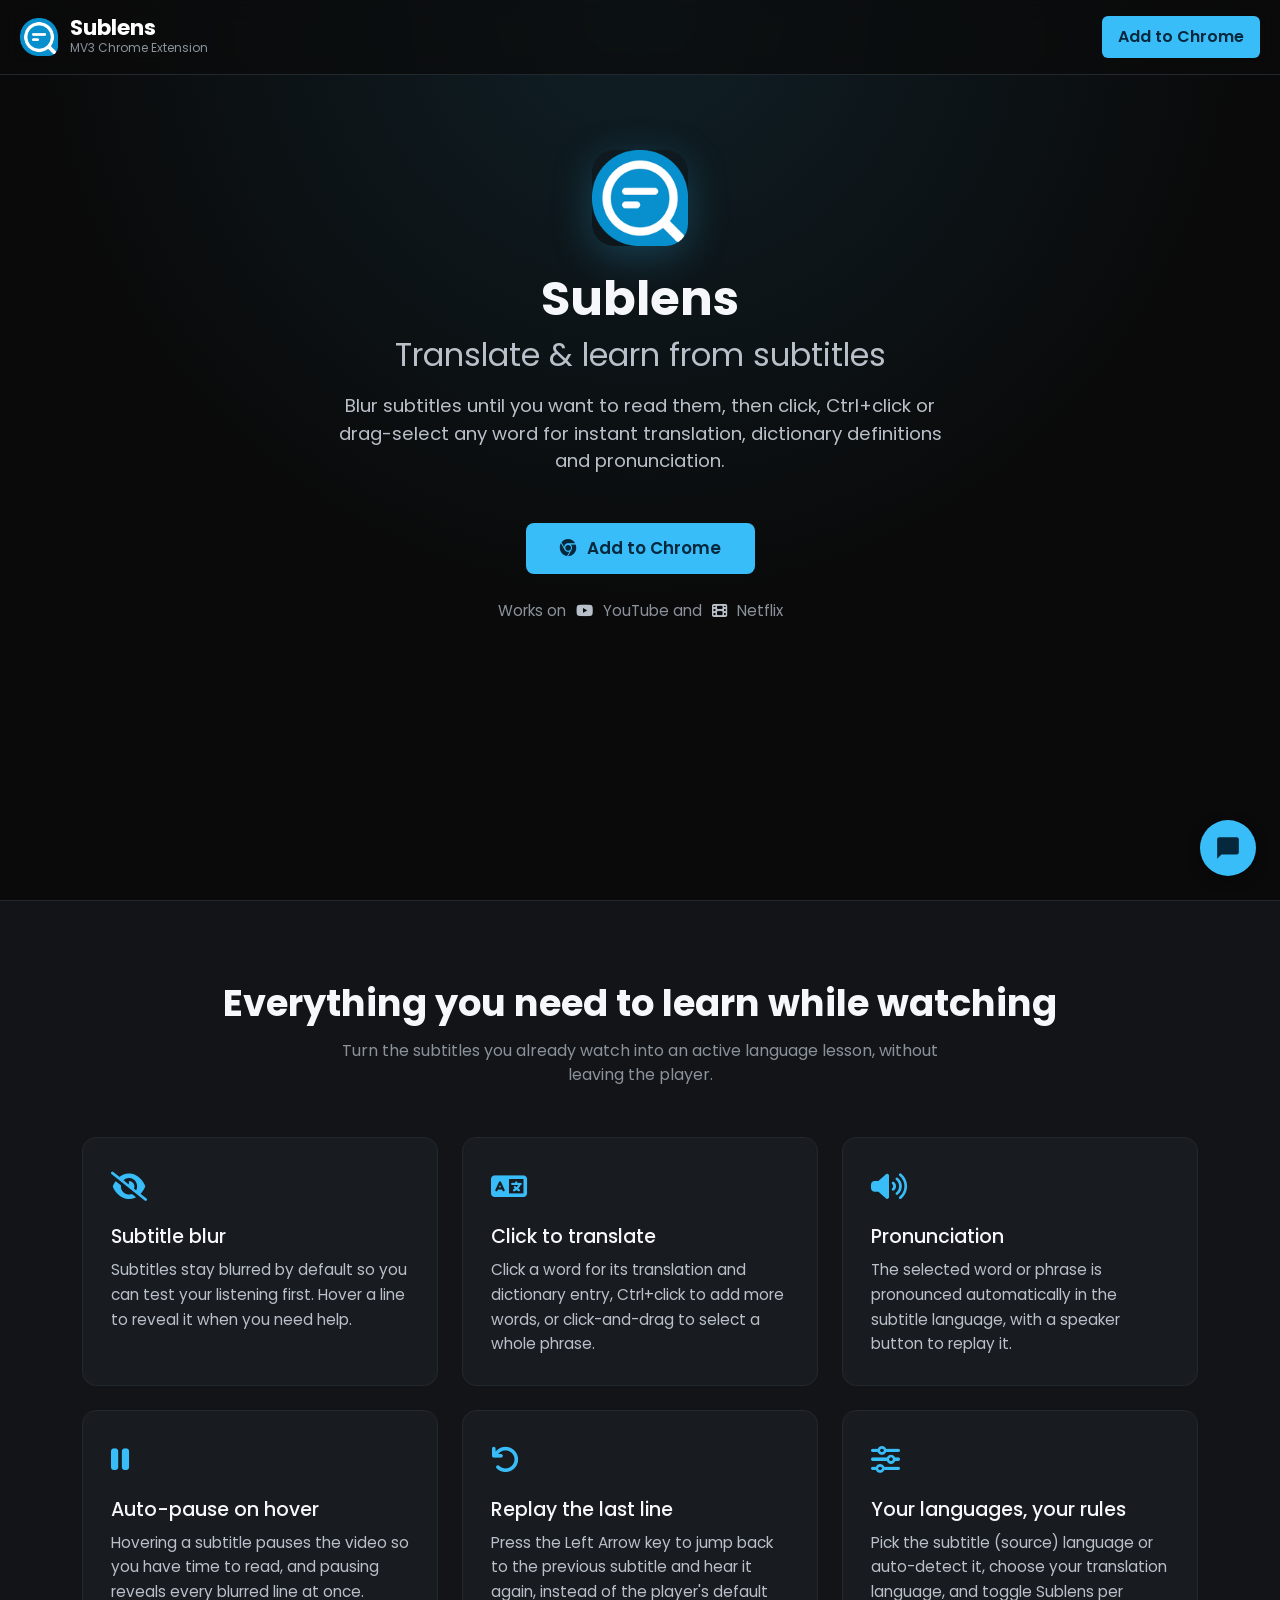
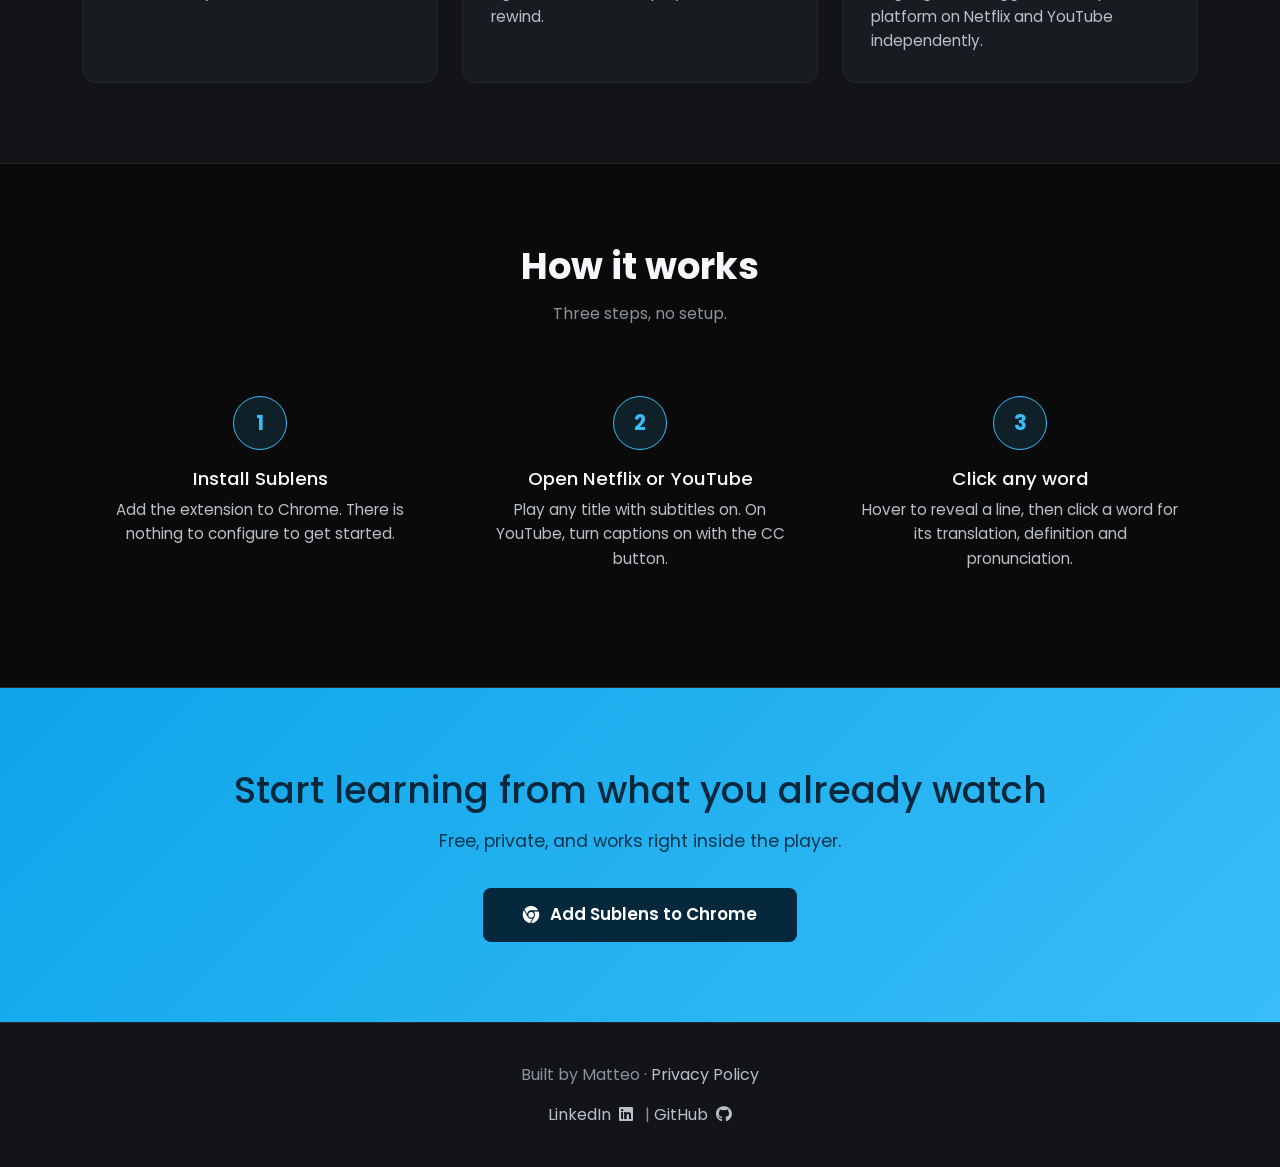
<file: docs/index.html>
<!doctype html>
<html lang="en">
  <head>
    <meta charset="UTF-8" />
    <meta name="viewport" content="width=device-width, initial-scale=1.0" />
    <title>
      Sublens - Translate & Learn from Subtitles | Chrome Extension for Netflix
      & YouTube
    </title>
    <meta
      name="description"
      content="Sublens blurs subtitles until you want to read them, then turns any word into an instant translation, dictionary lookup and pronunciation. Learn languages on Netflix and YouTube."
    />
    <meta
      name="keywords"
      content="subtitles translation, learn languages Netflix, YouTube subtitles translate, language learning extension, subtitle blur, click to translate, Chrome extension, dictionary, pronunciation"
    />
    <meta name="author" content="Matteo Lucerni" />

    <meta name="robots" content="index, follow" />
    <meta name="googlebot" content="index, follow" />

    <link rel="canonical" href="https://getsublens.com/" />

    <meta property="og:title" content="Sublens - Translate & Learn from Subtitles" />
    <meta
      property="og:description"
      content="Blur subtitles until you want to read them, then click any word for instant translation, dictionary and pronunciation on Netflix and YouTube."
    />
    <meta property="og:type" content="website" />
    <meta property="og:url" content="https://getsublens.com/" />
    <meta
      property="og:image"
      content="https://getsublens.com/assets/icons/sublens-logo.png"
    />
    <meta property="og:site_name" content="Sublens" />

    <meta name="twitter:card" content="summary" />
    <meta name="twitter:title" content="Sublens - Translate & Learn from Subtitles" />
    <meta
      name="twitter:description"
      content="Blur subtitles until you want to read them, then click any word for instant translation, dictionary and pronunciation on Netflix and YouTube."
    />
    <meta
      name="twitter:image"
      content="https://getsublens.com/assets/icons/sublens-logo.png"
    />

    <link
      href="https://fonts.googleapis.com/css2?family=Poppins:wght@400;600;700&display=swap"
      rel="stylesheet"
    />
    <link
      rel="stylesheet"
      href="https://cdnjs.cloudflare.com/ajax/libs/bootstrap/5.3.7/css/bootstrap.min.css"
      crossorigin="anonymous"
    />
    <link
      rel="stylesheet"
      href="https://cdnjs.cloudflare.com/ajax/libs/font-awesome/6.7.2/css/all.min.css"
      crossorigin="anonymous"
    />
    <link
      rel="icon"
      href="assets/icons/sublens-logo.png"
      type="image/png"
    />

    <script type="application/ld+json">
      {
        "@context": "https://schema.org",
        "@type": "SoftwareApplication",
        "name": "Sublens",
        "description": "Chrome extension that blurs subtitles until you want to read them, then turns any word into an instant translation, dictionary lookup and pronunciation on Netflix and YouTube.",
        "applicationCategory": "BrowserApplication",
        "operatingSystem": "Chrome",
        "offers": {
          "@type": "Offer",
          "price": "0",
          "priceCurrency": "USD"
        },
        "author": {
          "@type": "Person",
          "name": "Matteo Lucerni",
          "url": "https://www.linkedin.com/in/matteo-lucerni-0725a526b/"
        },
        "url": "https://getsublens.com/"
      }
    </script>

    <style>
      :root {
        --bg-primary: #0a0a0a;
        --bg-secondary: #121417;
        --bg-tertiary: #181b20;
        --text-primary: #f5f7fa;
        --text-secondary: #b9c0c9;
        --text-tertiary: #8a929c;
        --border-color: #23272e;
        --accent: #38bdf8;
        --accent-strong: #0ea5e9;
        --accent-deep: #06283d;
      }

      body {
        margin: 0;
        font-family: "Poppins", sans-serif;
        overflow-x: hidden;
        background-color: var(--bg-primary);
        color: var(--text-primary);
      }

      .navbar {
        position: fixed;
        width: 100%;
        display: flex;
        justify-content: space-between;
        padding: 16px 20px;
        background: rgba(10, 10, 10, 0.7);
        z-index: 100;
        backdrop-filter: blur(10px);
        border-bottom: 1px solid var(--border-color);
      }

      .brand-mark {
        display: flex;
        align-items: center;
        gap: 12px;
        text-decoration: none;
      }

      .brand-mark img {
        width: 38px;
        height: 38px;
        border-radius: 9px;
      }

      .brand-mark .brand-name {
        color: #fff;
        font-weight: 700;
        font-size: 1.35rem;
        line-height: 1;
      }

      .brand-mark .brand-sub {
        color: var(--text-tertiary);
        font-size: 0.75rem;
      }

      .cta-compact {
        background: var(--accent);
        color: var(--accent-deep);
        padding: 9px 16px;
        border: none;
        border-radius: 6px;
        text-decoration: none;
        font-weight: 600;
        transition: transform 0.25s ease, box-shadow 0.25s ease;
        display: inline-flex;
        align-items: center;
        gap: 8px;
      }

      .cta-compact:hover {
        transform: translateY(-2px);
        box-shadow: 0 6px 18px rgba(56, 189, 248, 0.35);
        color: var(--accent-deep);
      }

      .hero {
        text-align: center;
        min-height: 100vh;
        padding: 150px 20px 80px;
        background:
          radial-gradient(circle at 50% 0%, rgba(56, 189, 248, 0.12), transparent 55%),
          var(--bg-primary);
      }

      .hero-logo {
        width: 96px;
        height: 96px;
        border-radius: 22px;
        box-shadow: 0 10px 40px rgba(56, 189, 248, 0.25);
        animation: fadeInDown 0.9s forwards;
        opacity: 0;
      }

      .hero h1 {
        font-size: 3rem;
        margin-top: 24px;
        opacity: 0;
        animation: fadeInDown 1s 0.15s forwards;
      }

      .hero h2 {
        font-weight: 400;
        color: var(--text-secondary);
        opacity: 0;
        animation: fadeInDown 1s 0.3s forwards;
      }

      .hero p.lead-text {
        font-size: 1.15rem;
        margin-top: 18px;
        max-width: 620px;
        margin-left: auto;
        margin-right: auto;
        color: var(--text-secondary);
        opacity: 0;
        animation: fadeInUp 1s 0.5s forwards;
      }

      .hero .btn-primary-cta {
        margin-top: 32px;
        padding: 13px 34px;
        background: var(--accent);
        color: var(--accent-deep);
        border: none;
        border-radius: 8px;
        font-size: 1.05rem;
        font-weight: 600;
        cursor: pointer;
        opacity: 0;
        animation: fadeInUp 1s 0.8s forwards;
        transition: all 0.3s ease;
        text-decoration: none;
        display: inline-flex;
        align-items: center;
        gap: 10px;
      }

      .hero .btn-primary-cta:hover {
        background: var(--accent-strong);
        transform: translateY(-2px);
        box-shadow: 0 8px 26px rgba(56, 189, 248, 0.35);
      }

      .hero .platforms {
        margin-top: 26px;
        color: var(--text-tertiary);
        font-size: 0.95rem;
        opacity: 0;
        animation: fadeInUp 1s 1s forwards;
      }

      .hero .platforms i {
        margin: 0 6px;
        color: var(--text-secondary);
      }

      .section-title {
        font-size: 2.3rem;
        font-weight: 700;
        text-align: center;
        margin-bottom: 14px;
      }

      .section-subtitle {
        text-align: center;
        color: var(--text-tertiary);
        margin-bottom: 50px;
        max-width: 640px;
        margin-left: auto;
        margin-right: auto;
      }

      .features {
        padding: 80px 20px;
        background: var(--bg-secondary);
        border-top: 1px solid var(--border-color);
      }

      .feature {
        background: var(--bg-tertiary);
        padding: 28px;
        border-radius: 14px;
        border: 1px solid var(--border-color);
        height: 100%;
        transition: transform 0.3s ease, border-color 0.3s ease,
          box-shadow 0.3s ease;
      }

      .feature:hover {
        transform: translateY(-5px);
        border-color: var(--accent);
        box-shadow: 0 14px 36px rgba(0, 0, 0, 0.45);
      }

      .feature-icon {
        font-size: 1.8rem;
        color: var(--accent);
        margin-bottom: 16px;
      }

      .feature h3 {
        font-size: 1.2rem;
        margin-bottom: 10px;
      }

      .feature p {
        color: var(--text-secondary);
        line-height: 1.6;
        font-size: 0.96rem;
        margin: 0;
      }

      .how {
        padding: 80px 20px;
        background: var(--bg-primary);
        border-top: 1px solid var(--border-color);
      }

      .step {
        text-align: center;
        padding: 20px;
      }

      .step-number {
        width: 54px;
        height: 54px;
        border-radius: 50%;
        background: rgba(56, 189, 248, 0.12);
        color: var(--accent);
        font-weight: 700;
        font-size: 1.3rem;
        display: flex;
        align-items: center;
        justify-content: center;
        margin: 0 auto 18px;
        border: 1px solid var(--accent);
      }

      .step h3 {
        font-size: 1.15rem;
        margin-bottom: 8px;
      }

      .step p {
        color: var(--text-secondary);
        font-size: 0.95rem;
        line-height: 1.6;
      }

      .cta-section {
        padding: 80px 20px;
        background: linear-gradient(135deg, #0ea5e9, #38bdf8);
        color: var(--accent-deep);
        text-align: center;
        border-top: 1px solid var(--border-color);
      }

      .cta-section h2 {
        font-size: 2.3rem;
        margin-bottom: 16px;
      }

      .cta-section p {
        font-size: 1.1rem;
        margin-bottom: 34px;
        opacity: 0.9;
      }

      .cta-section .btn {
        background: var(--accent-deep);
        color: #fff;
        padding: 14px 40px;
        border: none;
        border-radius: 8px;
        font-size: 1.05rem;
        font-weight: 600;
        text-decoration: none;
        display: inline-flex;
        align-items: center;
        gap: 10px;
        transition: all 0.3s ease;
      }

      .cta-section .btn:hover {
        transform: translateY(-3px);
        box-shadow: 0 10px 28px rgba(6, 40, 61, 0.4);
        color: #fff;
      }

      .footer {
        padding: 40px 20px;
        text-align: center;
        background: var(--bg-secondary);
        color: var(--text-tertiary);
        border-top: 1px solid var(--border-color);
      }

      .footer a {
        color: var(--text-secondary);
        text-decoration: none;
      }

      .footer a:hover {
        color: var(--accent);
      }

      .footer .footer-links {
        margin-top: 12px;
      }

      @keyframes fadeInDown {
        from {
          opacity: 0;
          transform: translateY(-40px);
        }
        to {
          opacity: 1;
          transform: translateY(0);
        }
      }

      @keyframes fadeInUp {
        from {
          opacity: 0;
          transform: translateY(40px);
        }
        to {
          opacity: 1;
          transform: translateY(0);
        }
      }

      @media (max-width: 768px) {
        .hero h1 {
          font-size: 2.2rem;
        }
        .section-title {
          font-size: 1.9rem;
        }
      }
    </style>
  </head>

  <body>
    <nav class="navbar">
      <a class="brand-mark" href="/" aria-label="Sublens Home">
        <img src="assets/icons/sublens-logo.png" alt="Sublens logo" width="38" height="38" />
        <span class="d-flex flex-column">
          <span class="brand-name">Sublens</span>
          <span class="brand-sub">MV3 Chrome Extension</span>
        </span>
      </a>
      <a
        data-store-link
        href="#"
        target="_blank"
        rel="noopener noreferrer"
        class="cta-compact"
      >
        <span class="d-none d-sm-inline">Add to Chrome</span>
        <i class="fas fa-download d-sm-none"></i>
      </a>
    </nav>

    <section class="hero">
      <img
        class="hero-logo"
        src="assets/icons/sublens-logo.png"
        alt="Sublens logo"
        width="96"
        height="96"
      />
      <h1 class="fw-bold">Sublens</h1>
      <h2>Translate &amp; learn from subtitles</h2>
      <p class="lead-text">
        Blur subtitles until you want to read them, then click, Ctrl+click or
        drag-select any word for instant translation, dictionary definitions and
        pronunciation.
      </p>
      <a
        data-store-link
        href="#"
        target="_blank"
        rel="noopener noreferrer"
        class="btn-primary-cta"
      >
        <i class="fab fa-chrome"></i> Add to Chrome
      </a>
      <p class="platforms">
        Works on <i class="fab fa-youtube"></i> YouTube and
        <i class="fas fa-film"></i> Netflix
      </p>
    </section>

    <section class="features">
      <div class="container">
        <h2 class="section-title">Everything you need to learn while watching</h2>
        <p class="section-subtitle">
          Turn the subtitles you already watch into an active language lesson,
          without leaving the player.
        </p>
        <div class="row g-4">
          <div class="col-12 col-md-6 col-lg-4">
            <div class="feature">
              <div class="feature-icon"><i class="fas fa-eye-slash"></i></div>
              <h3>Subtitle blur</h3>
              <p>
                Subtitles stay blurred by default so you can test your listening
                first. Hover a line to reveal it when you need help.
              </p>
            </div>
          </div>
          <div class="col-12 col-md-6 col-lg-4">
            <div class="feature">
              <div class="feature-icon"><i class="fas fa-language"></i></div>
              <h3>Click to translate</h3>
              <p>
                Click a word for its translation and dictionary entry, Ctrl+click
                to add more words, or click-and-drag to select a whole phrase.
              </p>
            </div>
          </div>
          <div class="col-12 col-md-6 col-lg-4">
            <div class="feature">
              <div class="feature-icon"><i class="fas fa-volume-high"></i></div>
              <h3>Pronunciation</h3>
              <p>
                The selected word or phrase is pronounced automatically in the
                subtitle language, with a speaker button to replay it.
              </p>
            </div>
          </div>
          <div class="col-12 col-md-6 col-lg-4">
            <div class="feature">
              <div class="feature-icon"><i class="fas fa-pause"></i></div>
              <h3>Auto-pause on hover</h3>
              <p>
                Hovering a subtitle pauses the video so you have time to read,
                and pausing reveals every blurred line at once.
              </p>
            </div>
          </div>
          <div class="col-12 col-md-6 col-lg-4">
            <div class="feature">
              <div class="feature-icon"><i class="fas fa-arrow-rotate-left"></i></div>
              <h3>Replay the last line</h3>
              <p>
                Press the Left Arrow key to jump back to the previous subtitle
                and hear it again, instead of the player's default rewind.
              </p>
            </div>
          </div>
          <div class="col-12 col-md-6 col-lg-4">
            <div class="feature">
              <div class="feature-icon"><i class="fas fa-sliders"></i></div>
              <h3>Your languages, your rules</h3>
              <p>
                Pick the subtitle (source) language or auto-detect it, choose
                your translation language, and toggle Sublens per platform on
                Netflix and YouTube independently.
              </p>
            </div>
          </div>
        </div>
      </div>
    </section>

    <section class="how">
      <div class="container">
        <h2 class="section-title">How it works</h2>
        <p class="section-subtitle">Three steps, no setup.</p>
        <div class="row g-4 justify-content-center">
          <div class="col-12 col-md-4">
            <div class="step">
              <div class="step-number">1</div>
              <h3>Install Sublens</h3>
              <p>Add the extension to Chrome. There is nothing to configure to get started.</p>
            </div>
          </div>
          <div class="col-12 col-md-4">
            <div class="step">
              <div class="step-number">2</div>
              <h3>Open Netflix or YouTube</h3>
              <p>
                Play any title with subtitles on. On YouTube, turn captions on
                with the CC button.
              </p>
            </div>
          </div>
          <div class="col-12 col-md-4">
            <div class="step">
              <div class="step-number">3</div>
              <h3>Click any word</h3>
              <p>
                Hover to reveal a line, then click a word for its translation,
                definition and pronunciation.
              </p>
            </div>
          </div>
        </div>
      </div>
    </section>

    <section class="cta-section">
      <div class="container">
        <h2>Start learning from what you already watch</h2>
        <p>Free, private, and works right inside the player.</p>
        <a
          data-store-link
          href="#"
          target="_blank"
          rel="noopener noreferrer"
          class="btn"
        >
          <i class="fab fa-chrome"></i> Add Sublens to Chrome
        </a>
      </div>
    </section>

    <footer class="footer">
      <p>Built by Matteo &middot; <a href="privacy.html">Privacy Policy</a></p>
      <div class="footer-links">
        <a
          href="https://www.linkedin.com/in/matteo-lucerni-0725a526b/"
          target="_blank"
          rel="noopener noreferrer"
          class="me-2"
          >LinkedIn <i class="fa-brands fa-linkedin ms-1"></i></a
        >
        |
        <a
          href="https://github.com/MatteoLucerni?tab=repositories"
          target="_blank"
          rel="noopener noreferrer"
          >GitHub <i class="fa-brands fa-github ms-1"></i></a
        >
      </div>
    </footer>

    <script src="assets/js/store-link.js"></script>
    <script src="assets/js/feedback-widget.js" defer></script>
  </body>
</html>
</file>
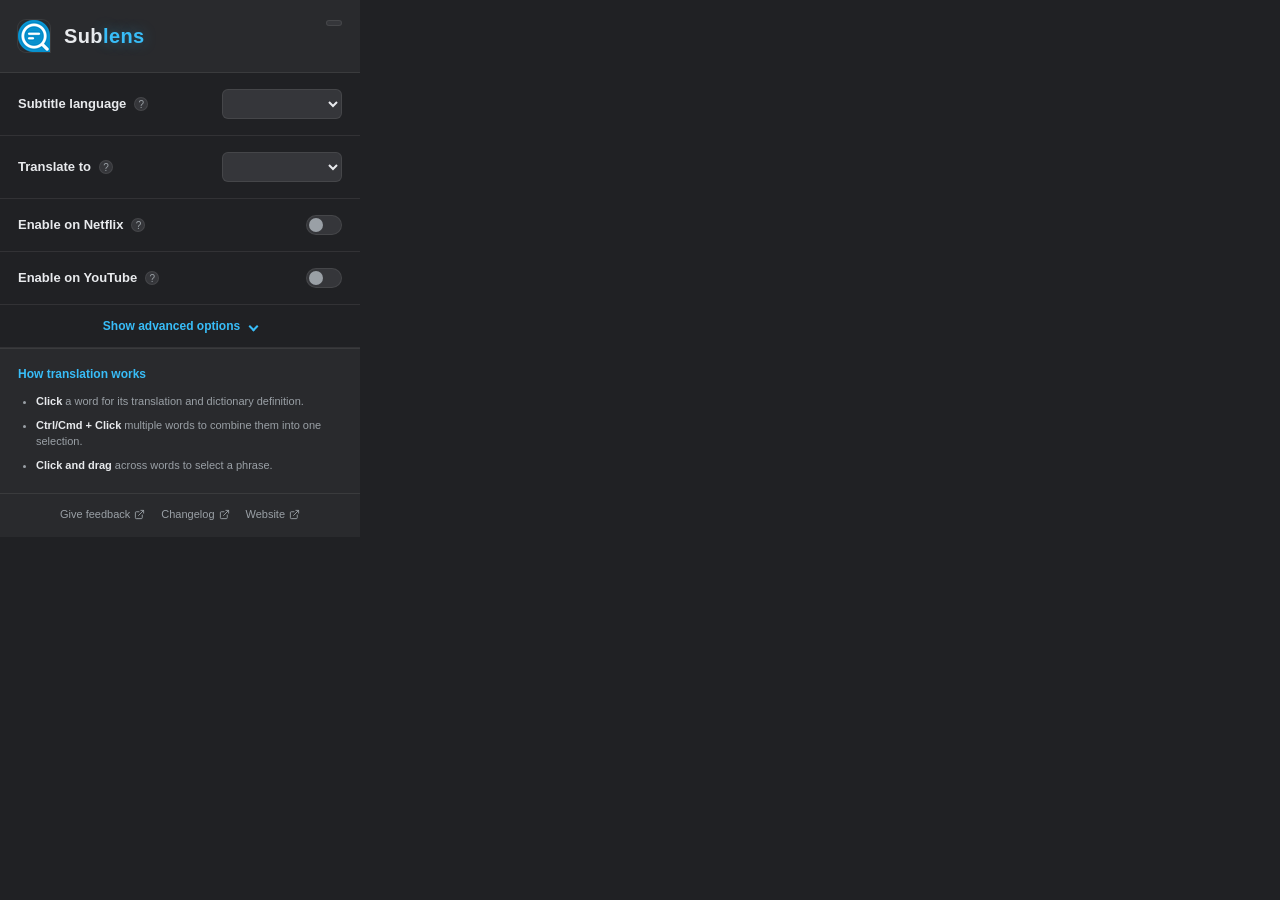
<file: popup.html>
<!DOCTYPE html>
<html lang="en">
<head>
  <meta charset="UTF-8" />
  <title>Sublens</title>
  <link rel="stylesheet" href="popup.css" />
</head>
<body>
  <div id="nse-popup-root">
    <header class="nse-header">
      <img src="icons/icon32.png" alt="" class="nse-logo" />
      <h1 class="nse-title">Sub<span class="nse-title-accent">lens</span></h1>
      <span class="nse-version" id="nse-version"></span>
    </header>

    <section class="nse-languages">
      <div class="nse-lang-row" data-setting="subtitleSourceLang">
        <div class="nse-lang-text">
          <div class="nse-toggle-title-line">
            <span class="nse-toggle-title">Subtitle language</span>
            <span class="nse-help" tabindex="0">
              ?
              <span class="nse-tooltip">The language of the subtitles. "Auto" reads the active subtitle track from the player (Netflix or YouTube); pick a language to force it instead.</span>
            </span>
          </div>
        </div>
        <select class="nse-select"></select>
      </div>

      <div class="nse-lang-row" data-setting="translationTargetLang">
        <div class="nse-lang-text">
          <div class="nse-toggle-title-line">
            <span class="nse-toggle-title">Translate to</span>
            <span class="nse-help" tabindex="0">
              ?
              <span class="nse-tooltip">The language translations and dictionary definitions are shown in.</span>
            </span>
          </div>
        </div>
        <select class="nse-select"></select>
      </div>
    </section>

    <section class="nse-platforms">
      <div class="nse-toggle-row" data-setting="netflixEnabled">
        <div class="nse-toggle-text">
          <div class="nse-toggle-title-line">
            <span class="nse-toggle-title">Enable on Netflix</span>
            <span class="nse-help" tabindex="0">
              ?
              <span class="nse-tooltip">Turn the extension on or off for Netflix. When off, Netflix plays with its normal subtitles and the extension does nothing.</span>
            </span>
          </div>
        </div>
        <label class="nse-switch">
          <input type="checkbox" />
          <span class="nse-slider"></span>
        </label>
      </div>

      <div class="nse-toggle-row" data-setting="youtubeEnabled">
        <div class="nse-toggle-text">
          <div class="nse-toggle-title-line">
            <span class="nse-toggle-title">Enable on YouTube</span>
            <span class="nse-help" tabindex="0">
              ?
              <span class="nse-tooltip">Turn the extension on or off for YouTube (watch pages). When off, YouTube plays with its normal captions and the extension does nothing.</span>
            </span>
          </div>
        </div>
        <label class="nse-switch">
          <input type="checkbox" />
          <span class="nse-slider"></span>
        </label>
      </div>
    </section>

    <section class="nse-advanced">
      <button type="button" class="nse-advanced-toggle" id="nse-advanced-toggle" aria-expanded="false" aria-controls="nse-advanced-panel">
        <span>Show advanced options</span>
        <span class="nse-advanced-chevron" aria-hidden="true"></span>
      </button>

      <div class="nse-advanced-panel" id="nse-advanced-panel" hidden>
        <div class="nse-toggles">
          <div class="nse-toggle-row" data-setting="jumpToPreviousSubtitleOnBack">
            <div class="nse-toggle-text">
              <div class="nse-toggle-title-line">
                <span class="nse-toggle-title">Back arrow rewinds subtitle</span>
                <span class="nse-help" tabindex="0">
                  ?
                  <span class="nse-tooltip">When enabled, pressing the Left Arrow key jumps back to the start of the previous subtitle line and pauses at its end, instead of Netflix's default 10-second rewind.</span>
                </span>
              </div>
            </div>
            <label class="nse-switch">
              <input type="checkbox" />
              <span class="nse-slider"></span>
            </label>
          </div>

          <div class="nse-toggle-row" data-setting="autoPauseOnHover">
            <div class="nse-toggle-text">
              <div class="nse-toggle-title-line">
                <span class="nse-toggle-title">Auto-pause on hover</span>
                <span class="nse-help" tabindex="0">
                  ?
                  <span class="nse-tooltip">When enabled, hovering the mouse over a subtitle automatically pauses the video, and resumes it when you move the mouse away.</span>
                </span>
              </div>
            </div>
            <label class="nse-switch">
              <input type="checkbox" />
              <span class="nse-slider"></span>
            </label>
          </div>

          <div class="nse-toggle-row" data-setting="subtitleBlurEnabled">
            <div class="nse-toggle-text">
              <div class="nse-toggle-title-line">
                <span class="nse-toggle-title">Blur subtitles</span>
                <span class="nse-help" tabindex="0">
                  ?
                  <span class="nse-tooltip">When enabled, subtitles are blurred by default so you read the dialogue without seeing the text at a glance. Hover over a subtitle to reveal it.</span>
                </span>
              </div>
            </div>
            <label class="nse-switch">
              <input type="checkbox" />
              <span class="nse-slider"></span>
            </label>
          </div>

          <div class="nse-toggle-row" data-setting="autoRemoveBlurOnPause">
            <div class="nse-toggle-text">
              <div class="nse-toggle-title-line">
                <span class="nse-toggle-title">Remove blur when paused</span>
                <span class="nse-help" tabindex="0">
                  ?
                  <span class="nse-tooltip">When enabled, pausing the video automatically reveals all blurred subtitles, so you can read them while paused.</span>
                </span>
              </div>
            </div>
            <label class="nse-switch">
              <input type="checkbox" />
              <span class="nse-slider"></span>
            </label>
          </div>

          <div class="nse-toggle-row" data-setting="pronunciationEnabled">
            <div class="nse-toggle-text">
              <div class="nse-toggle-title-line">
                <span class="nse-toggle-title">Auto-pronounce on selection</span>
                <span class="nse-help" tabindex="0">
                  ?
                  <span class="nse-tooltip">When enabled, the selected word or phrase is pronounced automatically in the subtitle language as soon as the translation popup opens. The speaker button in the popup is always available to play the pronunciation on demand, regardless of this setting.</span>
                </span>
              </div>
            </div>
            <label class="nse-switch">
              <input type="checkbox" />
              <span class="nse-slider"></span>
            </label>
          </div>
        </div>
      </div>
    </section>

    <section class="nse-help-section">
      <h2>How translation works</h2>
      <ul>
        <li><b>Click</b> a word for its translation and dictionary definition.</li>
        <li><b>Ctrl/Cmd + Click</b> multiple words to combine them into one selection.</li>
        <li><b>Click and drag</b> across words to select a phrase.</li>
      </ul>
    </section>

    <footer class="nse-footer">
      <a class="nse-footer-link" href="https://forms.gle/DK6xH1bjRLuqNHYQ6" target="_blank" rel="noopener noreferrer">Give feedback<svg class="nse-footer-icon" viewBox="0 0 24 24" fill="none" stroke="currentColor" stroke-width="2" stroke-linecap="round" stroke-linejoin="round" aria-hidden="true"><path d="M18 13v6a2 2 0 0 1-2 2H5a2 2 0 0 1-2-2V8a2 2 0 0 1 2-2h6"/><polyline points="15 3 21 3 21 9"/><line x1="10" y1="14" x2="21" y2="3"/></svg></a>
      <a class="nse-footer-link" href="https://github.com/MatteoLucerni/netflix-subtitles-translate/blob/main/CHANGELOG.md" target="_blank" rel="noopener noreferrer">Changelog<svg class="nse-footer-icon" viewBox="0 0 24 24" fill="none" stroke="currentColor" stroke-width="2" stroke-linecap="round" stroke-linejoin="round" aria-hidden="true"><path d="M18 13v6a2 2 0 0 1-2 2H5a2 2 0 0 1-2-2V8a2 2 0 0 1 2-2h6"/><polyline points="15 3 21 3 21 9"/><line x1="10" y1="14" x2="21" y2="3"/></svg></a>
      <a class="nse-footer-link" href="https://getsublens.com/" target="_blank" rel="noopener noreferrer">Website<svg class="nse-footer-icon" viewBox="0 0 24 24" fill="none" stroke="currentColor" stroke-width="2" stroke-linecap="round" stroke-linejoin="round" aria-hidden="true"><path d="M18 13v6a2 2 0 0 1-2 2H5a2 2 0 0 1-2-2V8a2 2 0 0 1 2-2h6"/><polyline points="15 3 21 3 21 9"/><line x1="10" y1="14" x2="21" y2="3"/></svg></a>
    </footer>
  </div>
  <script src="settings.js"></script>
  <script src="popup.js"></script>
</body>
</html>
</file>
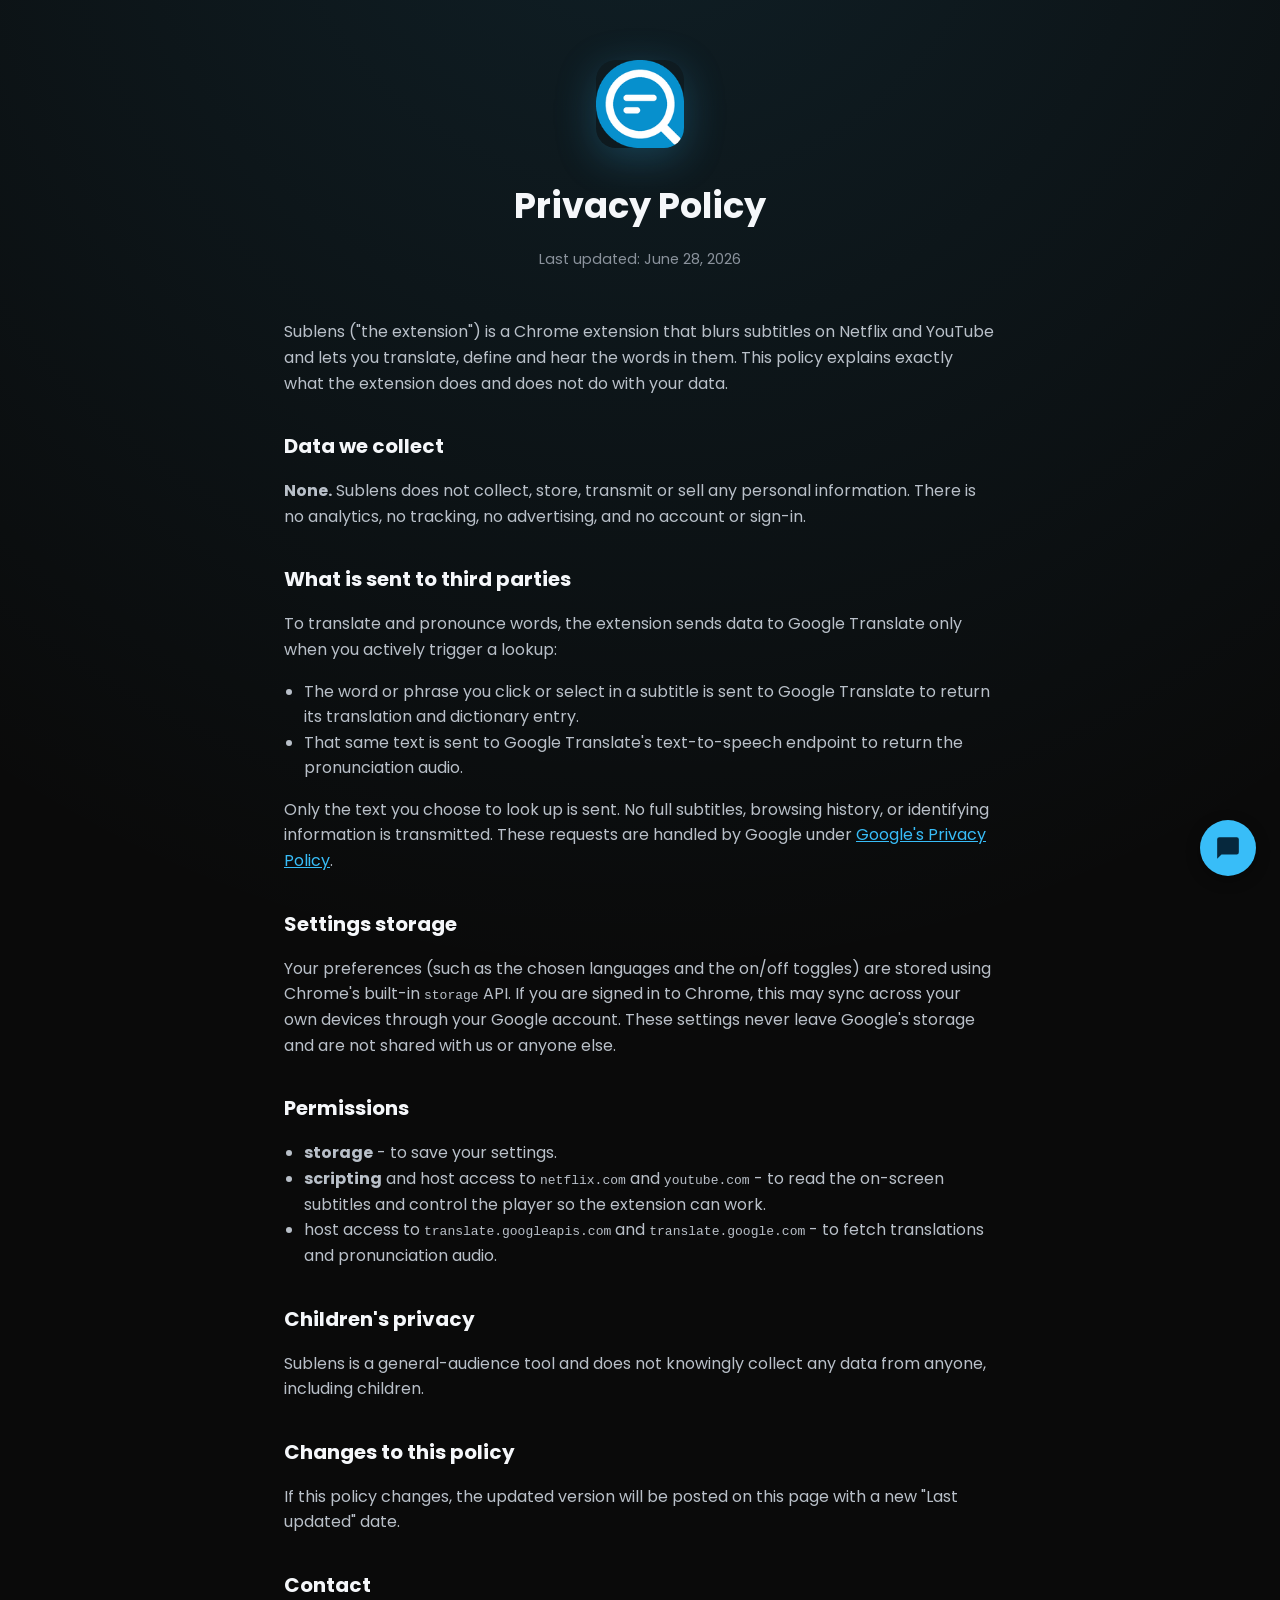
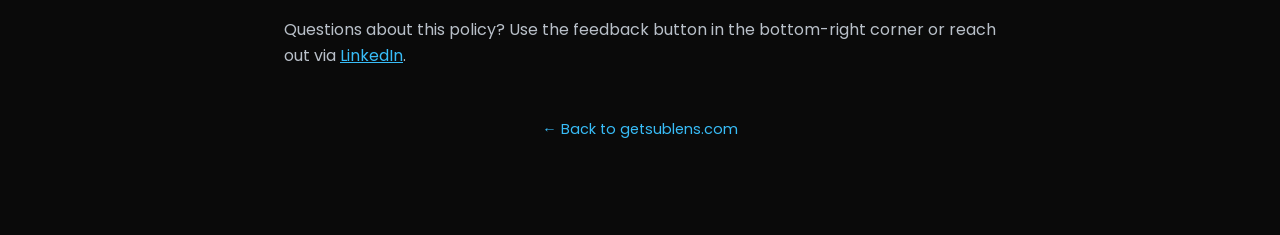
<file: docs/privacy.html>
<!doctype html>
<html lang="en">
  <head>
    <meta charset="UTF-8" />
    <meta name="viewport" content="width=device-width, initial-scale=1.0" />
    <title>Privacy Policy - Sublens</title>
    <meta
      name="description"
      content="Sublens privacy policy. Sublens does not collect, store or sell personal data. Selected subtitle text is sent to Google Translate only to return a translation."
    />
    <meta name="robots" content="index, follow" />
    <link rel="canonical" href="https://getsublens.com/privacy.html" />
    <link rel="icon" href="assets/icons/sublens-logo.png" type="image/png" />
    <link
      href="https://fonts.googleapis.com/css2?family=Poppins:wght@400;600;700&display=swap"
      rel="stylesheet"
    />
    <link
      rel="stylesheet"
      href="https://cdnjs.cloudflare.com/ajax/libs/font-awesome/6.7.2/css/all.min.css"
      crossorigin="anonymous"
    />
    <link rel="stylesheet" href="assets/css/welcome.css" />
    <style>
      .policy h2 {
        font-size: 1.25rem;
        margin: 34px 0 10px;
      }
      .policy p,
      .policy li {
        color: var(--text-secondary);
      }
      .policy ul {
        padding-left: 20px;
      }
      .policy a {
        color: var(--accent);
      }
      .policy .updated {
        color: var(--text-tertiary);
        font-size: 0.9rem;
      }
    </style>
  </head>

  <body>
    <div class="welcome-container policy">
      <header class="welcome-header">
        <img
          class="welcome-logo"
          src="assets/icons/sublens-logo.png"
          alt="Sublens logo"
          width="88"
          height="88"
        />
        <h1 class="welcome-title">Privacy Policy</h1>
        <p class="updated">Last updated: June 28, 2026</p>
      </header>

      <p>
        Sublens ("the extension") is a Chrome extension that blurs subtitles on
        Netflix and YouTube and lets you translate, define and hear the words in
        them. This policy explains exactly what the extension does and does not
        do with your data.
      </p>

      <h2>Data we collect</h2>
      <p>
        <strong>None.</strong> Sublens does not collect, store, transmit or sell
        any personal information. There is no analytics, no tracking, no
        advertising, and no account or sign-in.
      </p>

      <h2>What is sent to third parties</h2>
      <p>
        To translate and pronounce words, the extension sends data to Google
        Translate only when you actively trigger a lookup:
      </p>
      <ul>
        <li>
          The word or phrase you click or select in a subtitle is sent to
          Google Translate to return its translation and dictionary entry.
        </li>
        <li>
          That same text is sent to Google Translate's text-to-speech endpoint
          to return the pronunciation audio.
        </li>
      </ul>
      <p>
        Only the text you choose to look up is sent. No full subtitles, browsing
        history, or identifying information is transmitted. These requests are
        handled by Google under
        <a
          href="https://policies.google.com/privacy"
          target="_blank"
          rel="noopener noreferrer"
          >Google's Privacy Policy</a
        >.
      </p>

      <h2>Settings storage</h2>
      <p>
        Your preferences (such as the chosen languages and the on/off toggles)
        are stored using Chrome's built-in <code>storage</code> API. If you are
        signed in to Chrome, this may sync across your own devices through your
        Google account. These settings never leave Google's storage and are not
        shared with us or anyone else.
      </p>

      <h2>Permissions</h2>
      <ul>
        <li>
          <strong>storage</strong> - to save your settings.
        </li>
        <li>
          <strong>scripting</strong> and host access to
          <code>netflix.com</code> and <code>youtube.com</code> - to read the
          on-screen subtitles and control the player so the extension can work.
        </li>
        <li>
          host access to <code>translate.googleapis.com</code> and
          <code>translate.google.com</code> - to fetch translations and
          pronunciation audio.
        </li>
      </ul>

      <h2>Children's privacy</h2>
      <p>
        Sublens is a general-audience tool and does not knowingly collect any
        data from anyone, including children.
      </p>

      <h2>Changes to this policy</h2>
      <p>
        If this policy changes, the updated version will be posted on this page
        with a new "Last updated" date.
      </p>

      <h2>Contact</h2>
      <p>
        Questions about this policy? Use the feedback button in the bottom-right
        corner or reach out via
        <a
          href="https://www.linkedin.com/in/matteo-lucerni-0725a526b/"
          target="_blank"
          rel="noopener noreferrer"
          >LinkedIn</a
        >.
      </p>

      <footer class="welcome-footer">
        <p><a href="https://getsublens.com/">&larr; Back to getsublens.com</a></p>
      </footer>
    </div>

    <script src="assets/js/feedback-widget.js" defer></script>
  </body>
</html>
</file>
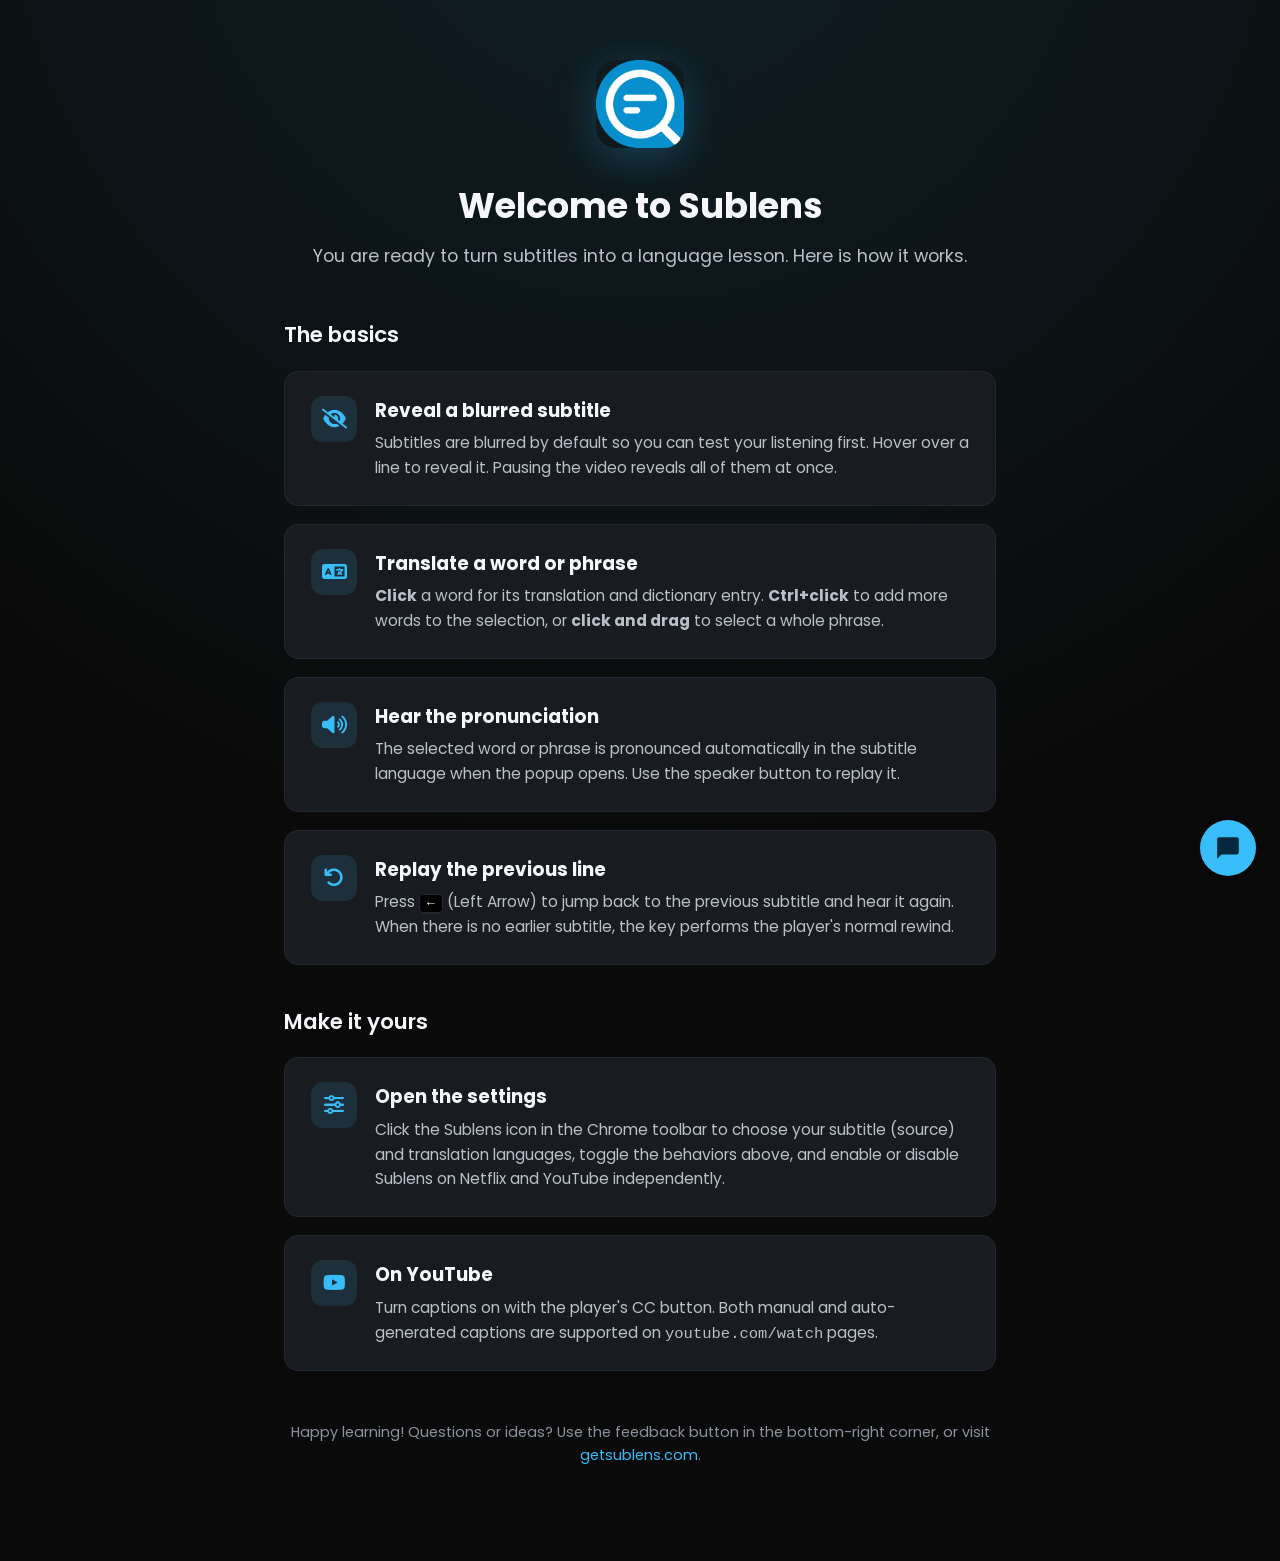
<file: docs/welcome.html>
<!doctype html>
<html lang="en">
  <head>
    <meta charset="UTF-8" />
    <meta name="viewport" content="width=device-width, initial-scale=1.0" />
    <title>Getting Started - Sublens</title>
    <meta
      name="description"
      content="Welcome to Sublens. Learn how to reveal subtitles, translate words, hear pronunciations and replay lines on Netflix and YouTube."
    />
    <meta name="robots" content="noindex, follow" />
    <link rel="icon" href="assets/icons/sublens-logo.png" type="image/png" />
    <link
      href="https://fonts.googleapis.com/css2?family=Poppins:wght@400;600;700&display=swap"
      rel="stylesheet"
    />
    <link
      rel="stylesheet"
      href="https://cdnjs.cloudflare.com/ajax/libs/font-awesome/6.7.2/css/all.min.css"
      crossorigin="anonymous"
    />
    <link rel="stylesheet" href="assets/css/welcome.css" />
  </head>

  <body>
    <div class="welcome-container">
      <header class="welcome-header">
        <img
          class="welcome-logo"
          src="assets/icons/sublens-logo.png"
          alt="Sublens logo"
          width="88"
          height="88"
        />
        <h1 class="welcome-title">Welcome to Sublens</h1>
        <p class="welcome-subtitle">
          You are ready to turn subtitles into a language lesson. Here is how it
          works.
        </p>
      </header>

      <h2 class="welcome-section-title">The basics</h2>

      <div class="welcome-card">
        <div class="card-icon"><i class="fas fa-eye-slash"></i></div>
        <div>
          <h2>Reveal a blurred subtitle</h2>
          <p>
            Subtitles are blurred by default so you can test your listening
            first. Hover over a line to reveal it. Pausing the video reveals all
            of them at once.
          </p>
        </div>
      </div>

      <div class="welcome-card">
        <div class="card-icon"><i class="fas fa-language"></i></div>
        <div>
          <h2>Translate a word or phrase</h2>
          <p>
            <strong>Click</strong> a word for its translation and dictionary
            entry. <strong>Ctrl+click</strong> to add more words to the
            selection, or <strong>click and drag</strong> to select a whole
            phrase.
          </p>
        </div>
      </div>

      <div class="welcome-card">
        <div class="card-icon"><i class="fas fa-volume-high"></i></div>
        <div>
          <h2>Hear the pronunciation</h2>
          <p>
            The selected word or phrase is pronounced automatically in the
            subtitle language when the popup opens. Use the speaker button to
            replay it.
          </p>
        </div>
      </div>

      <div class="welcome-card">
        <div class="card-icon"><i class="fas fa-arrow-rotate-left"></i></div>
        <div>
          <h2>Replay the previous line</h2>
          <p>
            Press <kbd>&larr;</kbd> (Left Arrow) to jump back to the previous
            subtitle and hear it again. When there is no earlier subtitle, the
            key performs the player's normal rewind.
          </p>
        </div>
      </div>

      <h2 class="welcome-section-title">Make it yours</h2>

      <div class="welcome-card">
        <div class="card-icon"><i class="fas fa-sliders"></i></div>
        <div>
          <h2>Open the settings</h2>
          <p>
            Click the Sublens icon in the Chrome toolbar to choose your subtitle
            (source) and translation languages, toggle the behaviors above, and
            enable or disable Sublens on Netflix and YouTube independently.
          </p>
        </div>
      </div>

      <div class="welcome-card">
        <div class="card-icon"><i class="fab fa-youtube"></i></div>
        <div>
          <h2>On YouTube</h2>
          <p>
            Turn captions on with the player's CC button. Both manual and
            auto-generated captions are supported on
            <code>youtube.com/watch</code> pages.
          </p>
        </div>
      </div>

      <footer class="welcome-footer">
        <p>
          Happy learning! Questions or ideas? Use the feedback button in the
          bottom-right corner, or visit
          <a href="https://getsublens.com/">getsublens.com</a>.
        </p>
      </footer>
    </div>

    <script src="assets/js/feedback-widget.js" defer></script>
  </body>
</html>
</file>
<file: popup.css>
:root {
  --nse-blue: #38bdf8;
  --nse-bg-0: #202124;
  --nse-bg-1: #292a2d;
  --nse-bg-2: #35363a;
  --nse-bg-3: #3c4043;
  --nse-border: rgba(255, 255, 255, 0.08);
  --nse-text-primary: #e8eaed;
  --nse-text-secondary: #9aa0a6;
}

* {
  box-sizing: border-box;
}

body {
  margin: 0;
  width: 360px;
  background: var(--nse-bg-0);
  color: var(--nse-text-primary);
  font-family: Arial, sans-serif;
  line-height: 1.5;
}

#nse-popup-root {
  display: flex;
  flex-direction: column;
}

.nse-header {
  display: flex;
  align-items: center;
  gap: 14px;
  padding: 20px 18px;
  background: var(--nse-bg-1);
  border-bottom: 1px solid var(--nse-border);
}

.nse-logo {
  width: 32px;
  height: 32px;
  border-radius: 8px 8px 0 8px;
  flex-shrink: 0;
  box-shadow: 0 0 0 1px var(--nse-border);
}

.nse-title {
  flex: 1;
  min-width: 0;
  margin: 0;
  font-size: 20px;
  font-weight: 800;
  letter-spacing: 0.4px;
  color: var(--nse-text-primary);
}

.nse-title-accent {
  color: var(--nse-blue);
  text-shadow: 0 0 14px rgba(56, 189, 248, 0.35);
}

.nse-version {
  align-self: flex-start;
  flex-shrink: 0;
  font-size: 10px;
  color: var(--nse-text-secondary);
  background: var(--nse-bg-2);
  padding: 2px 7px;
  border-radius: 10px;
  border: 1px solid var(--nse-border);
}

.nse-languages {
  display: flex;
  flex-direction: column;
}

.nse-lang-row {
  position: relative;
  display: flex;
  align-items: center;
  gap: 12px;
  padding: 16px 18px;
  border-bottom: 1px solid var(--nse-border);
}

.nse-lang-text {
  flex: 1;
  display: flex;
  flex-direction: column;
  min-width: 0;
}

.nse-select {
  flex-shrink: 0;
  min-width: 120px;
  background: var(--nse-bg-2);
  color: var(--nse-text-primary);
  border: 1px solid var(--nse-border);
  border-radius: 6px;
  padding: 6px 8px;
  font-size: 12px;
  font-family: inherit;
  cursor: pointer;
}

.nse-select:hover {
  border-color: rgba(56, 189, 248, 0.4);
}

.nse-select:focus {
  outline: none;
  border-color: rgba(56, 189, 248, 0.6);
}

.nse-advanced {
  border-bottom: 1px solid var(--nse-border);
}

.nse-advanced-toggle {
  width: 100%;
  display: flex;
  align-items: center;
  justify-content: center;
  gap: 10px;
  background: none;
  border: none;
  color: var(--nse-blue);
  font-family: inherit;
  font-size: 12px;
  font-weight: bold;
  padding: 14px 18px;
  cursor: pointer;
  transition: filter 0.15s ease;
}

.nse-advanced-toggle:hover,
.nse-advanced-toggle:focus {
  filter: brightness(1.15);
  outline: none;
}

.nse-advanced-chevron {
  width: 7px;
  height: 7px;
  flex-shrink: 0;
  border-right: 2px solid currentColor;
  border-bottom: 2px solid currentColor;
  transform: rotate(45deg);
  transition: transform 0.15s ease;
}

.nse-advanced-toggle[aria-expanded="true"] .nse-advanced-chevron {
  transform: rotate(-135deg);
}

.nse-advanced-panel {
  border-top: 1px solid var(--nse-border);
}

.nse-toggles {
  display: flex;
  flex-direction: column;
}

.nse-toggle-row {
  position: relative;
  display: flex;
  align-items: center;
  gap: 12px;
  padding: 16px 18px;
  border-bottom: 1px solid var(--nse-border);
}

.nse-toggle-text {
  flex: 1;
  display: flex;
  flex-direction: column;
  min-width: 0;
}

.nse-toggle-title-line {
  display: flex;
  align-items: center;
  gap: 8px;
}

.nse-toggle-title {
  font-size: 13px;
  font-weight: bold;
  color: var(--nse-text-primary);
}

.nse-help {
  width: 14px;
  height: 14px;
  flex-shrink: 0;
  border-radius: 50%;
  background: var(--nse-bg-2);
  border: 1px solid var(--nse-border);
  color: var(--nse-text-secondary);
  font-size: 10px;
  line-height: 13px;
  text-align: center;
  cursor: default;
}

.nse-help:hover,
.nse-help:focus {
  background: var(--nse-bg-3);
  color: var(--nse-text-primary);
  border-color: rgba(56, 189, 248, 0.4);
}

.nse-tooltip {
  display: none;
  position: absolute;
  left: 50%;
  top: 26px;
  transform: translateX(-50%);
  width: 210px;
  background: var(--nse-bg-2);
  color: var(--nse-text-primary);
  font-size: 11px;
  font-weight: normal;
  line-height: 1.4;
  padding: 8px 10px;
  border-radius: 6px;
  border: 1px solid var(--nse-border);
  box-shadow: 0 4px 12px rgba(0, 0, 0, 0.5);
  z-index: 1;
}

.nse-help:hover .nse-tooltip,
.nse-help:focus .nse-tooltip {
  display: block;
}

.nse-switch {
  position: relative;
  width: 36px;
  height: 20px;
  flex-shrink: 0;
}

.nse-switch input {
  opacity: 0;
  width: 0;
  height: 0;
}

.nse-slider {
  position: absolute;
  inset: 0;
  background: var(--nse-bg-2);
  border: 1px solid var(--nse-border);
  border-radius: 20px;
  cursor: pointer;
  transition: background 0.15s ease, border-color 0.15s ease;
}

.nse-slider::before {
  content: "";
  position: absolute;
  width: 14px;
  height: 14px;
  left: 2px;
  top: 2px;
  background: var(--nse-text-secondary);
  border-radius: 50%;
  transition: transform 0.15s ease, background 0.15s ease;
}

.nse-switch input:checked + .nse-slider {
  background: rgba(56, 189, 248, 0.16);
  border-color: rgba(56, 189, 248, 0.45);
}

.nse-switch input:checked + .nse-slider::before {
  background: var(--nse-blue);
  transform: translateX(16px);
}

.nse-help-section {
  padding: 16px 18px 20px;
  background: var(--nse-bg-1);
  border-top: 1px solid var(--nse-border);
}

.nse-help-section h2 {
  font-size: 12px;
  margin: 0 0 10px;
  color: var(--nse-blue);
}

.nse-help-section ul {
  margin: 0;
  padding-left: 18px;
}

.nse-help-section li {
  font-size: 11px;
  line-height: 1.5;
  color: var(--nse-text-secondary);
  margin-bottom: 7px;
}

.nse-help-section li:last-child {
  margin-bottom: 0;
}

.nse-help-section b {
  color: var(--nse-text-primary);
}

.nse-footer {
  display: flex;
  flex-wrap: wrap;
  justify-content: center;
  gap: 6px 16px;
  padding: 12px 18px 14px;
  background: var(--nse-bg-1);
  border-top: 1px solid var(--nse-border);
}

.nse-footer-link {
  display: inline-flex;
  align-items: center;
  gap: 4px;
  font-size: 11px;
  color: var(--nse-text-secondary);
  text-decoration: none;
  transition: color 0.15s ease;
}

.nse-footer-link:hover,
.nse-footer-link:focus {
  color: var(--nse-blue);
  outline: none;
}

.nse-footer-icon {
  width: 11px;
  height: 11px;
  flex-shrink: 0;
}
</file>
<file: docs/assets/css/welcome.css>
:root {
  --bg-primary: #0a0a0a;
  --bg-secondary: #121417;
  --bg-tertiary: #181b20;
  --text-primary: #f5f7fa;
  --text-secondary: #b9c0c9;
  --text-tertiary: #8a929c;
  --border-color: #23272e;
  --accent: #38bdf8;
  --accent-deep: #06283d;
}

* {
  box-sizing: border-box;
}

body {
  margin: 0;
  font-family: "Poppins", -apple-system, BlinkMacSystemFont, "Segoe UI", Roboto,
    sans-serif;
  background:
    radial-gradient(circle at 50% -10%, rgba(56, 189, 248, 0.12), transparent 55%),
    var(--bg-primary);
  color: var(--text-primary);
  line-height: 1.6;
}

.welcome-container {
  max-width: 760px;
  margin: 0 auto;
  padding: 60px 24px 80px;
}

.welcome-header {
  text-align: center;
  margin-bottom: 48px;
}

.welcome-logo {
  width: 88px;
  height: 88px;
  border-radius: 20px;
  box-shadow: 0 10px 40px rgba(56, 189, 248, 0.25);
}

.welcome-title {
  font-size: 2.2rem;
  font-weight: 700;
  margin: 22px 0 8px;
}

.welcome-subtitle {
  color: var(--text-secondary);
  font-size: 1.1rem;
  margin: 0;
}

.welcome-card {
  background: var(--bg-tertiary);
  border: 1px solid var(--border-color);
  border-radius: 14px;
  padding: 24px 26px;
  margin-bottom: 18px;
  display: flex;
  gap: 18px;
  align-items: flex-start;
}

.welcome-card .card-icon {
  flex: 0 0 auto;
  width: 46px;
  height: 46px;
  border-radius: 12px;
  background: rgba(56, 189, 248, 0.12);
  color: var(--accent);
  display: flex;
  align-items: center;
  justify-content: center;
  font-size: 1.25rem;
}

.welcome-card h2 {
  font-size: 1.15rem;
  margin: 0 0 6px;
}

.welcome-card p {
  margin: 0;
  color: var(--text-secondary);
  font-size: 0.97rem;
}

.welcome-card kbd {
  background: #000;
  border: 1px solid var(--border-color);
  border-bottom-width: 2px;
  border-radius: 5px;
  padding: 1px 7px;
  font-size: 0.82rem;
  color: var(--text-primary);
}

.welcome-section-title {
  font-size: 1.35rem;
  font-weight: 600;
  margin: 40px 0 18px;
}

.welcome-footer {
  text-align: center;
  margin-top: 50px;
  color: var(--text-tertiary);
  font-size: 0.9rem;
}

.welcome-footer a {
  color: var(--accent);
  text-decoration: none;
}

@media (max-width: 480px) {
  .welcome-card {
    flex-direction: column;
    gap: 12px;
  }
}
</file>
